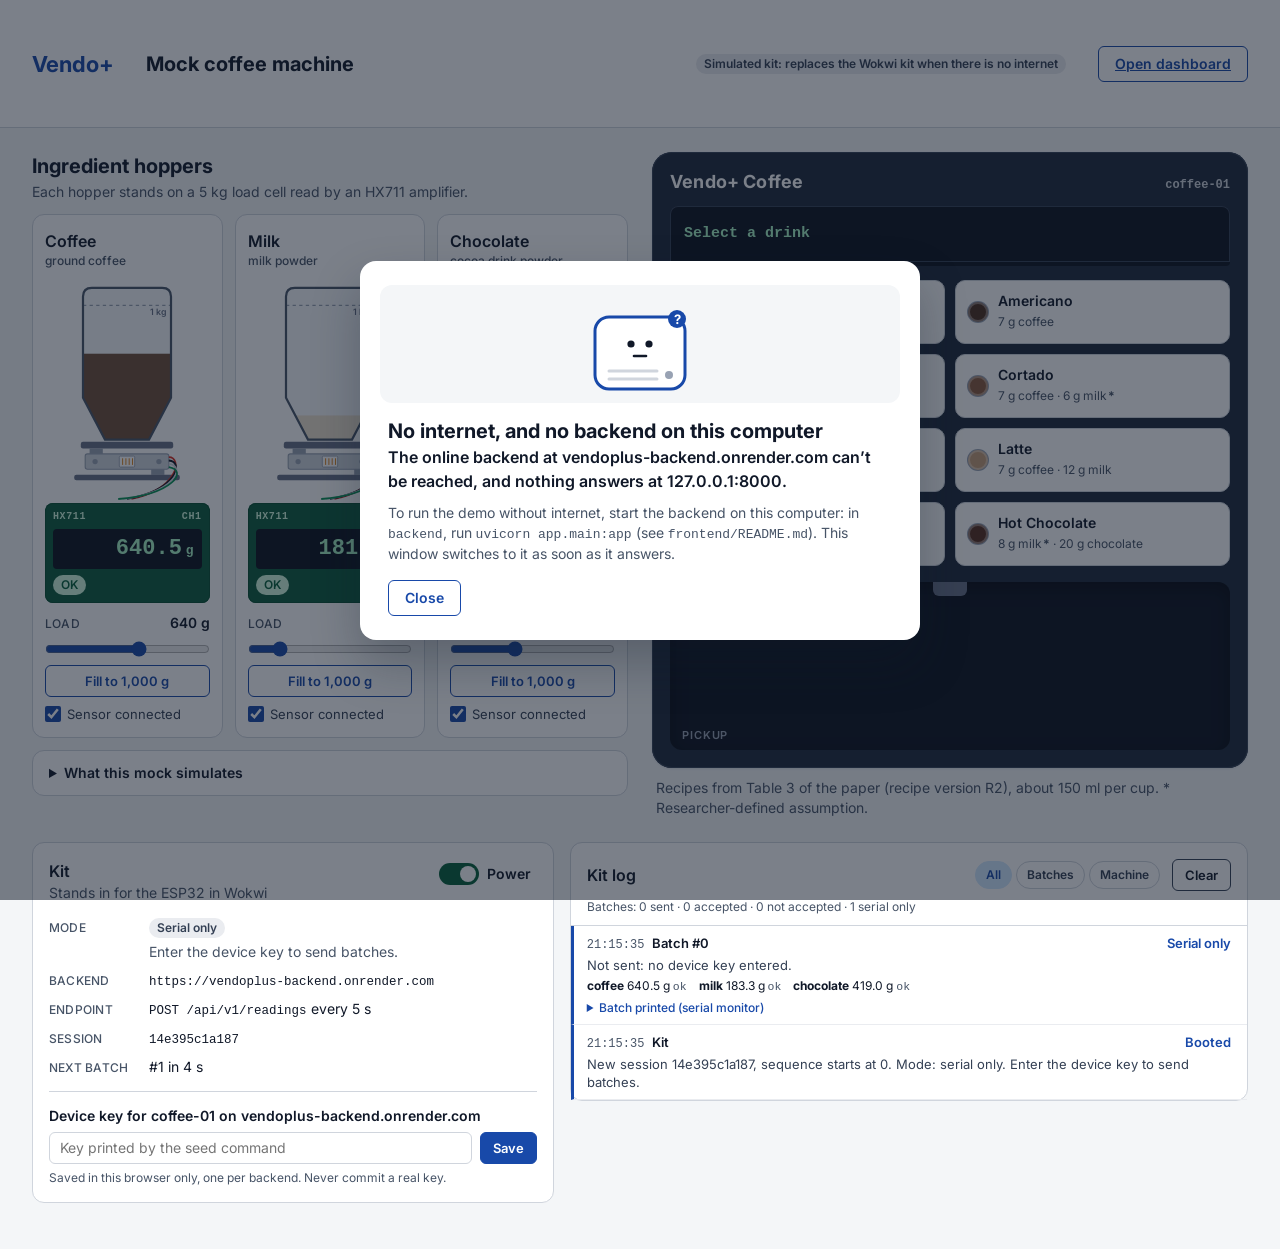
<file: frontend/machine.html>
<!doctype html>
<html lang="en">
  <head>
    <meta charset="utf-8" />
    <meta name="viewport" content="width=device-width, initial-scale=1" />
    <title>Vendo+ mock coffee machine</title>
    <link rel="preconnect" href="https://fonts.googleapis.com" />
    <link rel="preconnect" href="https://fonts.gstatic.com" crossorigin />
    <link
      rel="stylesheet"
      href="https://fonts.googleapis.com/css2?family=Inter:wght@400;500;600;700&display=swap"
    />
    <link rel="stylesheet" href="css/tokens.css" />
    <link rel="stylesheet" href="css/app.css" />
    <link rel="stylesheet" href="css/machine.css" />
    <link rel="stylesheet" href="css/startup.css" />
  </head>
  <body>
    <header class="app-header">
      <a class="brand" href="index.html">Vendo+</a>
      <h1 class="mm-title">Mock coffee machine</h1>
      <span class="pill pill--small pill--neutral data-note">Simulated kit: replaces the Wokwi kit when there is no internet</span>
      <a class="btn btn--outline" href="index.html" target="_blank" rel="noopener">Open dashboard</a>
    </header>

    <main class="mm" id="main">
      <section class="mm-hoppers" aria-labelledby="hoppers-title">
        <h2 class="mm-section-title" id="hoppers-title">Ingredient hoppers</h2>
        <p class="mm-section-sub">Each hopper stands on a 5 kg load cell read by an HX711 amplifier.</p>
        <div class="hoppers" id="hoppers"></div>

        <details class="card mm-assumptions">
          <summary>What this mock simulates</summary>
          <ul>
            <li>
              Everything here is simulated in this browser. No load cell is measured, and the ingredient use is the
              recipe amount, not measured consumption.
            </li>
            <li>
              Each drink takes the grams in Table 3 of the paper (recipe version R2, cups of about 150 ml) from the
              hoppers. Amounts marked * are researcher-defined assumptions.
            </li>
            <li>
              Each hopper holds up to 1,000 g in a 200 g empty container. The load control sets the true net load, like
              the HX711 load control in Wokwi.
            </li>
            <li>
              A reading is the median of five raw samples, each with 2 g of Gaussian noise, converted at 0.42 counts per
              gram, so values move in steps of about 2.38 g.
            </li>
            <li>
              The firmware's ranges apply: below &minus;10 g or above 1,050 g is rejected and sent as null, &minus;10 g to
              0 g is sent as 0 (<code>corrected_zero</code>), and above 1,000 g is flagged
              <code>over_capacity</code>.
            </li>
            <li>
              Every 5 seconds one batch for the three hoppers goes to <code>POST /api/v1/readings</code> with the device
              key. A batch that fails is not sent again; the next one carries the newest state.
            </li>
            <li>
              Reloading the page reboots the kit: a new session ID, sequence 0. The hoppers keep their contents in this
              browser. The starting loads on first use (640 g, 180 g, 420 g) are arbitrary demo values.
            </li>
          </ul>
        </details>
      </section>

      <section class="mm-machine" aria-labelledby="machine-title">
        <div class="machine">
          <div class="machine-top">
            <h2 class="machine-brand" id="machine-title">Vendo+ Coffee</h2>
            <span class="machine-id">coffee-01</span>
          </div>
          <div class="machine-screen" id="screen">Select a drink</div>
          <div class="machine-progress" aria-hidden="true"><span id="progress"></span></div>
          <div class="drinks" id="drinks" role="group" aria-label="Drinks"></div>
          <div class="bay" id="bay">
            <span class="bay-nozzle" aria-hidden="true"></span>
            <span class="bay-stream" id="stream" aria-hidden="true"></span>
            <button type="button" class="cup" id="cup" data-action="take" hidden>
              <svg viewBox="0 0 80 100" aria-hidden="true" focusable="false">
                <defs>
                  <clipPath id="cup-clip"><path d="M16 26 H64 L58 90 Q57.5 94 53.5 94 H26.5 Q22.5 94 22 90 Z" /></clipPath>
                </defs>
                <g class="cup-steam">
                  <path d="M30 20 q-4 -6 0 -10 t0 -10" />
                  <path d="M40 20 q-4 -6 0 -10 t0 -10" />
                  <path d="M50 20 q-4 -6 0 -10 t0 -10" />
                </g>
                <rect id="cup-liquid" x="0" y="94" width="80" height="0" clip-path="url(#cup-clip)" />
                <path class="cup-glass" d="M16 26 H64 L58 90 Q57.5 94 53.5 94 H26.5 Q22.5 94 22 90 Z" />
              </svg>
              <span class="cup-label" id="cup-label"></span>
            </button>
            <span class="bay-label">Pickup</span>
          </div>
        </div>
        <p class="mm-note">
          Recipes from Table 3 of the paper (recipe version R2), about 150 ml per cup.
          <span aria-hidden="true">*</span> Researcher-defined assumption.
        </p>
      </section>

      <section class="mm-side" aria-label="Kit and log">
        <div class="card kit">
          <div class="kit-head">
            <div>
              <h2 class="card-title">Kit</h2>
              <p class="kit-sub">Stands in for the ESP32 in Wokwi</p>
            </div>
            <button type="button" class="switch" id="power" role="switch" aria-checked="false" data-action="power">
              <span class="switch-track" aria-hidden="true"><span class="switch-thumb"></span></span>
              <span>Power</span>
            </button>
          </div>
          <dl class="kit-facts">
            <div>
              <dt>Mode</dt>
              <dd id="kit-mode"></dd>
            </div>
            <div>
              <dt>Backend</dt>
              <dd>
                <code id="kit-target"></code>
                <button type="button" class="linklike" id="kit-back" data-action="backend-online" hidden>
                  Go back to the online backend
                </button>
              </dd>
            </div>
            <div>
              <dt>Endpoint</dt>
              <dd><code>POST /api/v1/readings</code> every 5 s</dd>
            </div>
            <div>
              <dt>Session</dt>
              <dd><code id="kit-session">-</code></dd>
            </div>
            <div>
              <dt>Next batch</dt>
              <dd id="kit-next">-</dd>
            </div>
          </dl>
          <form class="kit-key" id="key-form" autocomplete="off">
            <label for="device-key" id="key-label">Device key for coffee-01</label>
            <div class="kit-key-row">
              <input
                type="password"
                id="device-key"
                spellcheck="false"
                autocomplete="off"
                placeholder="Key printed by the seed command"
              />
              <button type="submit" class="btn btn--primary btn--sm">Save</button>
              <button type="button" class="btn btn--sm" data-action="forget-key" id="forget-key" hidden>Forget</button>
            </div>
            <p class="kit-hint" id="key-hint"></p>
          </form>
        </div>

        <div class="card log">
          <div class="log-head">
            <h2 class="card-title">Kit log</h2>
            <div class="log-filters" role="group" aria-label="Show">
              <button type="button" class="chip" data-action="filter" data-filter="all" aria-pressed="true">All</button>
              <button type="button" class="chip" data-action="filter" data-filter="batch" aria-pressed="false">
                Batches
              </button>
              <button type="button" class="chip" data-action="filter" data-filter="event" aria-pressed="false">
                Machine
              </button>
            </div>
            <button type="button" class="btn btn--sm" data-action="clear-log">Clear</button>
          </div>
          <p class="log-counts" id="log-counts"></p>
          <ol class="log-list" id="log" data-filter="all"></ol>
        </div>
      </section>
    </main>

    <dialog class="drink-alert" id="drink-alert" role="alertdialog" aria-labelledby="alert-title" aria-describedby="alert-text">
      <form method="dialog">
        <span class="drink-alert-swatch" id="alert-swatch" aria-hidden="true"></span>
        <h2 id="alert-title"></h2>
        <p id="alert-text"></p>
        <button type="submit" class="btn btn--primary" autofocus>OK</button>
      </form>
    </dialog>

    <div class="visually-hidden" role="status" aria-live="polite" id="announce"></div>

    <script src="js/dom.js"></script>
    <script src="js/config.js"></script>
    <script src="js/machine/kit.js"></script>
    <script src="js/machine/page.js"></script>
    <script src="js/startup.js"></script>
    <script>
      Vendo.machine.start();
      Vendo.startup.start({ pageName: "mock machine" });
    </script>
  </body>
</html>
</file>
<file: frontend/css/tokens.css>
/*
 * Design tokens from the Figma file "Vendo+ Operator Dashboard":
 * the 18 variables in the "Vendo+ colors" collection and the "v2" text styles.
 * Change a value here, not in app.css, so the code keeps matching the design.
 */
:root {
  /* Vendo+ colors */
  --bg: #f4f6f8;
  --surface: #ffffff;
  --border: #d0d5dd;
  --text: #101828;
  --sub: #475467;
  --primary: #1849a9;
  --on-primary: #ffffff;
  --high-bg: #fee4e2;
  --high-fg: #b42318;
  --med-bg: #fef0c7;
  --med-fg: #93370d;
  --low-bg: #d1fadf;
  --low-fg: #05603a;
  --model-bg: #d1e9ff;
  --model-fg: #1849a9;
  --basic-bg: #eaecf0;
  --basic-fg: #344054;
  --info-bg: #eff8ff;

  /* v2 text styles: size / line height */
  --font: "Inter", system-ui, -apple-system, "Segoe UI", Roboto, sans-serif;
  --page-title: 700 30px/36px var(--font);
  --section: 700 20px/28px var(--font);
  --body: 400 16px/24px var(--font);
  --body-strong: 600 16px/24px var(--font);
  --small: 400 14px/20px var(--font);
  --small-strong: 600 14px/20px var(--font);
  --label: 500 12px/16px var(--font);
  --data-large: 700 24px/32px var(--font);
  --data: 400 16px/24px var(--font);
  --data-strong: 700 16px/24px var(--font);

  --radius-card: 12px;
  --radius-control: 8px;
  --page-gutter: 32px;
}
</file>
<file: frontend/css/app.css>
/* Layout and shared components. View-specific rules live in their own files. */
*,
*::before,
*::after {
  box-sizing: border-box;
}

html,
body {
  margin: 0;
  background: var(--bg);
  color: var(--text);
  font: var(--body);
  -webkit-font-smoothing: antialiased;
}

a {
  color: var(--primary);
}

:focus-visible {
  outline: 3px solid var(--primary);
  outline-offset: 2px;
}

.visually-hidden {
  position: absolute;
  width: 1px;
  height: 1px;
  overflow: hidden;
  clip: rect(0 0 0 0);
  white-space: nowrap;
}

/* Header */
.app-header {
  display: flex;
  align-items: center;
  gap: 32px;
  min-height: 128px;
  padding: 0 var(--page-gutter);
  background: var(--surface);
  border-bottom: 1px solid var(--border);
}

.brand {
  font: var(--section);
  font-size: 22px;
  color: var(--primary);
  text-decoration: none;
}

.app-nav {
  display: flex;
  gap: 8px;
}

.app-nav a {
  padding: 6px 14px;
  border-radius: var(--radius-control);
  font: 500 16px/24px var(--font);
  color: var(--basic-fg);
  text-decoration: none;
}

.app-nav a:hover {
  background: var(--bg);
}

.app-nav a[aria-current="page"] {
  background: var(--model-bg);
  color: var(--primary);
}

.app-header .data-note {
  margin-left: auto;
}

/* Page */
main {
  padding: 32px var(--page-gutter) 48px;
}

main:focus {
  outline: none; /* focused only so screen readers start at the new view */
}

.page-title {
  margin: 0;
  font: var(--page-title);
}

.page-sub {
  margin: 4px 0 0;
  font: var(--small);
  color: var(--sub);
}

.page-head {
  margin-bottom: 16px;
}

.card {
  background: var(--surface);
  border: 1px solid var(--border);
  border-radius: var(--radius-card);
}

.card-title {
  margin: 0;
  font: var(--body-strong);
}

.label-text {
  font: var(--label);
  color: var(--sub);
  text-transform: uppercase;
  letter-spacing: 0.02em;
}

/* Pills: urgency labels and states (word, icon, and color) */
.pill {
  display: inline-flex;
  align-items: center;
  gap: 6px;
  padding: 3px 10px;
  border-radius: 999px;
  font: var(--small-strong);
  white-space: nowrap;
}

.pill .icon {
  font-size: 11px;
  line-height: 1;
}

.pill--high { background: var(--high-bg); color: var(--high-fg); }
.pill--medium { background: var(--med-bg); color: var(--med-fg); }
.pill--low { background: var(--low-bg); color: var(--low-fg); }
.pill--neutral { background: var(--basic-bg); color: var(--basic-fg); }
.pill--info { background: var(--model-bg); color: var(--model-fg); }
.pill--warn { background: var(--med-bg); color: var(--med-fg); }

.pill--small {
  padding: 2px 8px;
  font: 600 12px/16px var(--font);
}

/* Tags: what the urgency is based on */
.tag {
  display: inline-block;
  padding: 2px 8px;
  border-radius: 4px;
  font: 600 12px/16px var(--font);
  white-space: nowrap;
}

.tag--model { background: var(--model-bg); color: var(--model-fg); }
.tag--basic { background: var(--basic-bg); color: var(--basic-fg); }

/* Buttons */
.btn {
  display: inline-flex;
  align-items: center;
  justify-content: center;
  min-height: 40px;
  padding: 0 18px;
  border: 1.5px solid var(--basic-fg);
  border-radius: 999px;
  background: var(--surface);
  color: var(--text);
  font: var(--small-strong);
  cursor: pointer;
}

.btn:hover {
  background: var(--bg);
}

.btn--primary,
.btn--outline {
  border-radius: 6px;
  min-height: 36px;
  padding: 0 16px;
}

.btn--primary {
  border-color: var(--primary);
  background: var(--primary);
  color: var(--on-primary);
}

.btn--primary:hover {
  background: #123a87;
}

.btn--outline {
  border-color: var(--primary);
  color: var(--primary);
}

.btn:disabled,
.btn[aria-disabled="true"] {
  cursor: not-allowed;
  opacity: 0.45;
}

.empty {
  margin: 0;
  padding: 24px;
  font: var(--small);
  color: var(--sub);
}

.action-error {
  display: flex;
  align-items: center;
  gap: 12px;
  margin-bottom: 16px;
  padding: 10px 16px;
  border-radius: var(--radius-control);
  background: var(--high-bg);
  color: var(--high-fg);
  font: var(--small);
}

.action-error .btn {
  margin-left: auto;
}

/* Connection line above the page: sample data, backend waking, or unreachable */
.conn {
  padding: 10px var(--page-gutter);
  font: var(--small);
}

.conn code {
  font: 500 13px/18px ui-monospace, SFMono-Regular, Menlo, Consolas, monospace;
}

.conn--info {
  background: var(--info-bg);
  color: var(--primary);
  border-bottom: 1px solid var(--model-bg);
}

.conn--error {
  background: var(--high-bg);
  color: var(--high-fg);
  border-bottom: 1px solid #fecdca;
}

.conn--error a {
  color: var(--high-fg);
  font-weight: 600;
}

.spinner {
  display: inline-block;
  margin-right: 8px;
  vertical-align: -2px;
  width: 14px;
  height: 14px;
  border: 2px solid var(--model-bg);
  border-top-color: var(--primary);
  border-radius: 50%;
  animation: spin 0.9s linear infinite;
}

@keyframes spin {
  to { transform: rotate(360deg); }
}

@media (prefers-reduced-motion: reduce) {
  .spinner {
    animation: none;
  }
}
</file>
<file: frontend/css/machine.css>
/* Mock coffee machine page (machine.html). Uses the dashboard's tokens and shared components. */

.mm-title {
  margin: 0;
  font: var(--section);
}

[hidden] {
  display: none !important;
}

.btn--sm {
  min-height: 32px;
  padding: 0 12px;
  border-radius: 6px;
  font: 600 13px/18px var(--font);
}

code,
.mono {
  font: 500 12.5px/18px ui-monospace, SFMono-Regular, Menlo, Consolas, monospace;
}

/* Three columns: hoppers, machine, kit and log */
.mm {
  display: grid;
  grid-template-columns: minmax(470px, 1.25fr) minmax(380px, 1fr) minmax(360px, 1fr);
  gap: 24px;
  align-items: start;
  padding: 24px var(--page-gutter) 48px;
}

@media (max-width: 1320px) {
  .mm {
    grid-template-columns: minmax(470px, 1fr) minmax(380px, 1fr);
  }
  .mm-side {
    grid-column: 1 / -1;
    grid-template-columns: minmax(0, 1fr) minmax(0, 1.3fr);
    align-items: start;
  }
}

@media (max-width: 900px) {
  .mm {
    grid-template-columns: 1fr;
  }
  .mm-side {
    grid-template-columns: 1fr;
  }
}

.mm-section-title {
  margin: 0;
  font: var(--section);
}

.mm-section-sub,
.mm-note {
  margin: 2px 0 12px;
  font: var(--small);
  color: var(--sub);
}

.mm-note {
  margin: 10px 4px 0;
}

/* ------------------------------------------------------------ hoppers */

.hoppers {
  display: grid;
  grid-template-columns: repeat(3, minmax(0, 1fr));
  gap: 12px;
}

.hopper {
  display: flex;
  flex-direction: column;
  gap: 10px;
  padding: 14px 12px 14px;
  background: var(--surface);
  border: 1px solid var(--border);
  border-radius: var(--radius-card);
}

.hopper-head {
  display: flex;
  flex-direction: column;
}

.hopper-name {
  margin: 0;
  font: var(--body-strong);
}

.hopper-ingredient {
  font: var(--label);
  color: var(--sub);
}

.hopper-art {
  display: block;
  width: 100%;
  max-width: 132px;
  margin: 0 auto -6px;
  overflow: visible;
}

.canister-glass {
  fill: #f8fafc;
}

.canister-edge {
  fill: none;
  stroke: #475467;
  stroke-width: 2;
}

.canister-fill {
  transition: y 0.25s ease, height 0.25s ease;
}

.hopper--coffee .canister-fill { fill: #6f4e37; }
.hopper--milk .canister-fill { fill: #efe4cf; }
.hopper--chocolate .canister-fill { fill: #4a2a1a; }

.canister-max {
  stroke: #98a2b3;
  stroke-width: 1;
  stroke-dasharray: 3 3;
}

.canister-max-label {
  font: 600 8px/1 var(--font);
  fill: #667085;
}

.lc-plate,
.lc-base {
  fill: #667085;
}

.lc-block {
  fill: #98a2b3;
}

.lc-bar {
  fill: #d0d5dd;
  stroke: #98a2b3;
  stroke-width: 1;
}

.lc-hole {
  fill: #98a2b3;
}

.lc-gauge {
  fill: #ffffff;
  stroke: #98a2b3;
  stroke-width: 0.8;
}

.lc-gauge-lines {
  stroke: #d97706;
  stroke-width: 0.8;
}

.wire {
  fill: none;
  stroke-width: 1.6;
}

.wire--red { stroke: #d92d20; }
.wire--black { stroke: #101828; }
.wire--white { stroke: #d0d5dd; }
.wire--green { stroke: #079455; }

/* HX711 board with its display */
.scale {
  display: grid;
  gap: 6px;
  padding: 8px;
  background: #0b5c3b;
  border-radius: 8px;
  box-shadow: inset 0 0 0 1px #064e30;
}

.scale-head {
  display: flex;
  justify-content: space-between;
  font: 700 10px/12px ui-monospace, SFMono-Regular, Menlo, Consolas, monospace;
  letter-spacing: 0.06em;
  color: #d1fadf;
}

.scale-display {
  display: flex;
  align-items: baseline;
  justify-content: flex-end;
  gap: 4px;
  padding: 6px 8px;
  background: #0c111d;
  border-radius: 4px;
  color: #a6f4c5;
  font-variant-numeric: tabular-nums;
}

.scale-value {
  font: 700 22px/28px ui-monospace, SFMono-Regular, Menlo, Consolas, monospace;
}

.scale-unit {
  font: 600 13px/18px ui-monospace, SFMono-Regular, Menlo, Consolas, monospace;
}

.scale-status {
  justify-self: start;
  max-width: 100%;
  overflow: hidden;
  text-overflow: ellipsis;
}

.hopper-controls {
  display: grid;
  gap: 8px;
}

.load-head {
  display: flex;
  align-items: baseline;
  justify-content: space-between;
  gap: 6px;
  white-space: nowrap;
}

.load-value {
  font: var(--small-strong);
  font-variant-numeric: tabular-nums;
}

.load {
  width: 100%;
  margin: 0;
  accent-color: var(--primary);
}

.check {
  display: flex;
  align-items: center;
  gap: 6px;
  white-space: nowrap;
  font: 400 13px/18px var(--font);
  color: var(--basic-fg);
}

.check input {
  width: 16px;
  height: 16px;
  margin: 0;
  accent-color: var(--primary);
}

.mm-assumptions {
  margin-top: 12px;
  padding: 12px 16px;
  font: var(--small);
  color: var(--basic-fg);
}

.mm-assumptions summary {
  font: var(--small-strong);
  color: var(--text);
  cursor: pointer;
}

.mm-assumptions ul {
  margin: 8px 0 0;
  padding-left: 18px;
}

.mm-assumptions li + li {
  margin-top: 4px;
}

/* ------------------------------------------------------------ machine */

.machine {
  padding: 18px;
  background: #1d2939;
  border-radius: 20px;
  box-shadow: inset 0 0 0 1px #344054, 0 1px 2px rgba(16, 24, 40, 0.08);
  color: #ffffff;
}

.machine-top {
  display: flex;
  align-items: baseline;
  justify-content: space-between;
  margin-bottom: 12px;
}

.machine-brand {
  margin: 0;
  font: 700 18px/24px var(--font);
  letter-spacing: 0.01em;
}

.machine-id {
  font: 600 12px/16px ui-monospace, SFMono-Regular, Menlo, Consolas, monospace;
  color: #d0d5dd;
}

.machine-screen {
  min-height: 56px;
  padding: 10px 14px;
  background: #0c111d;
  border-radius: 8px 8px 0 0;
  box-shadow: inset 0 0 0 1px #344054;
  color: #a6f4c5;
  font: 600 15px/18px ui-monospace, SFMono-Regular, Menlo, Consolas, monospace;
  display: flex;
  align-items: center;
}

.machine-progress {
  height: 4px;
  margin-bottom: 14px;
  background: #0c111d;
  border-radius: 0 0 8px 8px;
  overflow: hidden;
}

.machine-progress span {
  display: block;
  width: 0;
  height: 100%;
  background: #32d583;
}

.drinks {
  display: grid;
  grid-template-columns: repeat(2, minmax(0, 1fr));
  gap: 10px;
}

.drink {
  display: grid;
  grid-template-columns: 20px 1fr;
  column-gap: 10px;
  align-items: center;
  min-height: 64px;
  padding: 8px 12px;
  border: 1px solid #d0d5dd;
  border-radius: 10px;
  background: #ffffff;
  color: var(--text);
  text-align: left;
  cursor: pointer;
  font: inherit;
}

.drink:hover:not(:disabled) {
  background: var(--info-bg);
  border-color: var(--primary);
}

.drink:active:not(:disabled) {
  transform: translateY(1px);
}

.drink:disabled {
  cursor: not-allowed;
  opacity: 0.55;
}

.drink.is-making {
  opacity: 1;
  outline: 3px solid #32d583;
  outline-offset: 1px;
}

.drink[aria-disabled="true"] .drink-name {
  color: var(--sub);
}

.drink-swatch {
  grid-row: 1 / span 3;
  width: 20px;
  height: 20px;
  border-radius: 50%;
  background: var(--liquid);
  box-shadow: inset 0 0 0 2px rgba(255, 255, 255, 0.35), 0 0 0 1px #98a2b3;
}

.drink-name {
  font: var(--small-strong);
}

.drink-recipe {
  font: 400 12px/16px var(--font);
  color: var(--sub);
}

.star {
  margin-left: 1px;
  font-weight: 700;
}

.drink-short {
  font: 600 12px/16px var(--font);
  color: var(--high-fg);
}

.drink-short:empty {
  display: none;
}

/* Dispensing bay with the cup */
.bay {
  position: relative;
  height: 168px;
  margin-top: 16px;
  background: #0c111d;
  border-radius: 12px;
  box-shadow: inset 0 6px 16px rgba(0, 0, 0, 0.5);
}

.bay-nozzle {
  position: absolute;
  top: 0;
  left: 50%;
  width: 34px;
  height: 14px;
  transform: translateX(-50%);
  background: #667085;
  border-radius: 0 0 6px 6px;
}

.bay-stream {
  position: absolute;
  top: 14px;
  left: 50%;
  width: 5px;
  height: 0;
  transform: translateX(-50%);
  background: var(--liquid);
  border-radius: 3px;
  transition: height 0.2s ease;
}

.bay-stream.is-on {
  height: 64px;
}

.bay-label {
  position: absolute;
  bottom: 8px;
  left: 12px;
  font: 600 11px/14px var(--font);
  letter-spacing: 0.08em;
  text-transform: uppercase;
  color: #98a2b3;
}

.cup {
  position: absolute;
  bottom: 10px;
  left: 50%;
  display: flex;
  flex-direction: column;
  align-items: center;
  gap: 2px;
  padding: 0 8px 4px;
  transform: translateX(-50%);
  border: 0;
  border-radius: 10px;
  background: transparent;
  color: #ffffff;
  font: inherit;
}

.cup[hidden] {
  display: none;
}

.cup svg {
  width: 72px;
  height: 90px;
}

.cup-glass {
  fill: rgba(255, 255, 255, 0.08);
  stroke: #e4e7ec;
  stroke-width: 2.5;
}

.cup-steam {
  fill: none;
  stroke: #d0d5dd;
  stroke-width: 2;
  stroke-linecap: round;
  opacity: 0;
}

.cup.is-ready {
  cursor: pointer;
}

.cup.is-ready:hover {
  background: rgba(255, 255, 255, 0.08);
}

.cup.is-ready .cup-steam {
  opacity: 0.85;
  animation: steam 2s ease-in-out infinite;
}

.cup-label {
  font: 600 12px/16px var(--font);
  color: #ffffff;
}

.cup.is-ready .cup-label::after {
  content: " · tap to take";
  font-weight: 400;
  color: #d0d5dd;
}

@keyframes steam {
  0%, 100% { transform: translateY(0); opacity: 0.4; }
  50% { transform: translateY(-3px); opacity: 0.9; }
}

/* ------------------------------------------------------------ kit and log */

.mm-side {
  display: grid;
  gap: 16px;
}

.kit {
  padding: 16px;
}

.kit-head {
  display: flex;
  align-items: flex-start;
  justify-content: space-between;
  gap: 12px;
}

.kit-sub {
  margin: 0;
  font: var(--small);
  color: var(--sub);
}

.switch {
  display: inline-flex;
  align-items: center;
  gap: 8px;
  padding: 4px 6px;
  border: 0;
  border-radius: var(--radius-control);
  background: transparent;
  color: var(--text);
  font: var(--small-strong);
  cursor: pointer;
}

.switch-track {
  position: relative;
  width: 40px;
  height: 22px;
  border-radius: 999px;
  background: #98a2b3;
  transition: background 0.15s ease;
}

.switch-thumb {
  position: absolute;
  top: 3px;
  left: 3px;
  width: 16px;
  height: 16px;
  border-radius: 50%;
  background: #ffffff;
  transition: transform 0.15s ease;
}

.switch[aria-checked="true"] .switch-track {
  background: var(--low-fg);
}

.switch[aria-checked="true"] .switch-thumb {
  transform: translateX(18px);
}

.kit-facts {
  display: grid;
  gap: 8px;
  margin: 14px 0 0;
}

.kit-facts > div {
  display: grid;
  grid-template-columns: 92px 1fr;
  gap: 8px;
  align-items: baseline;
}

.kit-facts dt {
  font: var(--label);
  color: var(--sub);
  text-transform: uppercase;
  letter-spacing: 0.02em;
}

.kit-facts dd {
  margin: 0;
  font: var(--small);
  overflow-wrap: anywhere;
}

.kit-note {
  display: block;
  margin-top: 4px;
  color: var(--sub);
}

.kit-key {
  margin-top: 14px;
  padding-top: 14px;
  border-top: 1px solid var(--border);
}

.kit-key label {
  display: block;
  margin-bottom: 6px;
  font: var(--small-strong);
}

.kit-key-row {
  display: flex;
  gap: 8px;
}

.kit-key-row input {
  flex: 1;
  min-width: 0;
  min-height: 32px;
  padding: 0 10px;
  border: 1px solid var(--border);
  border-radius: 6px;
  font: var(--small);
  color: var(--text);
}

.kit-hint {
  margin: 6px 0 0;
  font: 400 12px/16px var(--font);
  color: var(--sub);
}

.log {
  display: flex;
  flex-direction: column;
  min-height: 0;
  padding: 16px 0 0;
}

.log-head {
  display: flex;
  align-items: center;
  gap: 12px;
  padding: 0 16px;
}

.log-filters {
  display: flex;
  gap: 4px;
  margin-left: auto;
}

.chip {
  min-height: 28px;
  padding: 0 10px;
  border: 1px solid var(--border);
  border-radius: 999px;
  background: var(--surface);
  color: var(--basic-fg);
  font: 600 12px/16px var(--font);
  cursor: pointer;
}

.chip[aria-pressed="true"] {
  border-color: var(--model-bg);
  background: var(--model-bg);
  color: var(--primary);
}

.log-counts {
  margin: 8px 0 0;
  padding: 0 16px 10px;
  border-bottom: 1px solid var(--border);
  font: 400 12px/16px var(--font);
  color: var(--sub);
}

.log-list {
  max-height: 560px;
  margin: 0;
  padding: 0;
  overflow-y: auto;
  list-style: none;
}

.log-list[data-filter="batch"] > [data-kind="event"],
.log-list[data-filter="event"] > [data-kind="batch"] {
  display: none;
}

.log-list:empty::before {
  content: "Nothing logged yet.";
  display: block;
  padding: 16px;
  font: var(--small);
  color: var(--sub);
}

.log-entry {
  padding: 8px 16px 8px 13px;
  border-left: 3px solid var(--border);
  border-bottom: 1px solid #eaecf0;
}

.log-entry.tone-ok { border-left-color: var(--low-fg); }
.log-entry.tone-warn { border-left-color: #dc6803; }
.log-entry.tone-error { border-left-color: var(--high-fg); }
.log-entry.tone-info { border-left-color: var(--primary); }
.log-entry.tone-pending { border-left-color: #98a2b3; }

.log-line {
  display: flex;
  align-items: baseline;
  gap: 8px;
  font: 600 13px/18px var(--font);
}

.log-line time {
  font: 500 12px/18px ui-monospace, SFMono-Regular, Menlo, Consolas, monospace;
  color: var(--sub);
}

.log-tag {
  color: var(--text);
}

.log-result {
  margin-left: auto;
  white-space: nowrap;
}

.tone-ok .log-result { color: var(--low-fg); }
.tone-warn .log-result { color: var(--med-fg); }
.tone-error .log-result { color: var(--high-fg); }
.tone-info .log-result { color: var(--primary); }
.tone-pending .log-result { color: var(--sub); }

.log-text {
  margin: 2px 0 0;
  font: 400 13px/18px var(--font);
  color: var(--basic-fg);
}

.log-text:empty {
  display: none;
}

.log-values {
  display: flex;
  flex-wrap: wrap;
  gap: 4px 12px;
  margin: 4px 0 0;
  padding: 0;
  list-style: none;
  font: 400 12px/16px var(--font);
  color: var(--text);
}

.log-values code {
  font-size: 11.5px;
  color: var(--sub);
}

.log-body {
  margin-top: 4px;
}

.log-body summary {
  font: 500 12px/16px var(--font);
  color: var(--primary);
  cursor: pointer;
}

.log-body pre {
  margin: 4px 0 0;
  padding: 8px;
  max-height: 220px;
  overflow: auto;
  background: var(--bg);
  border-radius: 6px;
  font: 400 11.5px/16px ui-monospace, SFMono-Regular, Menlo, Consolas, monospace;
}

/* ------------------------------------------------------------ drink alert */

.drink-alert {
  width: min(400px, calc(100vw - 32px));
  padding: 28px 28px 24px;
  border: 0;
  border-radius: 16px;
  box-shadow: 0 24px 48px rgba(16, 24, 40, 0.28);
  text-align: center;
  color: var(--text);
}

.drink-alert::backdrop {
  background: rgba(16, 24, 40, 0.5);
}

.drink-alert-swatch {
  display: block;
  width: 48px;
  height: 48px;
  margin: 0 auto 12px;
  border-radius: 50%;
  background: var(--liquid);
  box-shadow: inset 0 0 0 4px rgba(255, 255, 255, 0.35), 0 0 0 1px #98a2b3;
}

.drink-alert h2 {
  margin: 0;
  font: var(--section);
}

.drink-alert p {
  margin: 8px 0 20px;
  font: var(--small);
  color: var(--sub);
}

.drink-alert .btn {
  min-width: 120px;
}

@media (prefers-reduced-motion: reduce) {
  .canister-fill,
  .bay-stream,
  .switch-track,
  .switch-thumb {
    transition: none;
  }
  .cup.is-ready .cup-steam {
    animation: none;
  }
}
</file>
<file: frontend/css/startup.css>
/* Start-up check window (js/startup.js). */

.startup {
  width: min(560px, calc(100vw - 32px));
  max-height: calc(100vh - 48px);
  padding: 28px 28px 24px;
  overflow: auto;
  border: 0;
  border-radius: 16px;
  box-shadow: 0 24px 48px rgba(16, 24, 40, 0.28);
  color: var(--text);
  font-family: var(--font);
}

.startup::backdrop {
  background: rgba(16, 24, 40, 0.55);
}

.su-art-wrap {
  margin: -4px -8px 14px;
  padding: 10px 8px 4px;
  border-radius: 12px;
  background: var(--info-bg);
}

.startup--problem .su-art-wrap,
.startup--offline .su-art-wrap,
.startup--nobackend .su-art-wrap,
.startup--placeholder .su-art-wrap {
  background: var(--bg);
}

.startup--local .su-art-wrap {
  background: var(--low-bg);
}

.su-art {
  display: block;
  width: 100%;
  height: auto;
}

.su-art--single {
  width: 130px;
  margin: 0 auto;
}

/* The little servers */
.su-body {
  fill: #ffffff;
  stroke: #98a2b3;
  stroke-width: 2.5;
}

.su-server.is-active .su-body {
  stroke: var(--primary);
  stroke-width: 3;
}

.su-server--sleep .su-body {
  fill: #f2f4f7;
}

.su-ink {
  fill: var(--text);
}

.su-line {
  fill: none;
  stroke: var(--text);
  stroke-width: 2.6;
  stroke-linecap: round;
}

.su-thin {
  stroke-width: 2;
  stroke: var(--primary);
}

.su-slot {
  stroke: #d0d5dd;
  stroke-width: 3;
  stroke-linecap: round;
}

.su-led {
  fill: #98a2b3;
}

.su-server--wake .su-led {
  fill: #dc6803;
}

.su-server--awake .su-led {
  fill: #12b76a;
}

.su-server--warn .su-led {
  fill: var(--high-fg);
}

.su-zz text {
  font: 700 13px/1 var(--font);
  fill: #667085;
}

.su-ok {
  fill: #12b76a;
}

.su-tick {
  fill: none;
  stroke: #ffffff;
  stroke-width: 2.4;
  stroke-linecap: round;
  stroke-linejoin: round;
}

.su-warn {
  fill: #dc6803;
}

.su-q {
  fill: var(--primary);
}

.su-qmark {
  font: 700 13px/1 var(--font);
  fill: #ffffff;
}

.su-arrow {
  fill: none;
  stroke: #98a2b3;
  stroke-width: 2.5;
  stroke-linecap: round;
  stroke-linejoin: round;
}

.su-cap {
  font: 500 12.5px/1 var(--font);
  fill: var(--sub);
}

.su-cap.is-active {
  font-weight: 700;
  fill: var(--text);
}

/* Motion: sleeping z's float, the waking server shakes a little */
.su-zz {
  animation: su-float 2.4s ease-in-out infinite;
}

.su-server--wake.is-active .su-shake {
  animation: su-buzz 0.9s ease-in-out infinite;
}

.su-server--wake.is-active .su-led {
  animation: su-blink 1s steps(2, start) infinite;
}

@keyframes su-float {
  0%, 100% { transform: translateY(0); opacity: 0.55; }
  50% { transform: translateY(-4px); opacity: 1; }
}

@keyframes su-buzz {
  0%, 100% { transform: translateX(0); }
  25% { transform: translateX(-1.5px); }
  75% { transform: translateX(1.5px); }
}

@keyframes su-blink {
  to { visibility: hidden; }
}

/* Text */
.su-title {
  margin: 0;
  font: var(--section);
}

.su-lead {
  margin: 4px 0 10px;
  font: var(--body-strong);
  color: var(--text);
}

.startup p {
  margin: 0 0 10px;
  font: var(--small);
  color: var(--sub);
}

.startup p.su-lead {
  font: var(--body-strong);
  color: var(--text);
}

.startup code {
  font: 500 13px/18px ui-monospace, SFMono-Regular, Menlo, Consolas, monospace;
}

.su-note {
  margin: 0 0 12px;
  padding: 10px 12px;
  border-left: 4px solid #dc6803;
  border-radius: 6px;
  background: var(--med-bg);
  font: var(--small);
  color: var(--med-fg);
}

.su-list {
  margin: 0 0 10px;
  padding-left: 18px;
  font: var(--small);
}

.su-list li + li {
  margin-top: 4px;
}

/* Progress */
.su-progress {
  position: relative;
  height: 6px;
  margin: 4px 0 6px;
  overflow: hidden;
  border-radius: 99px;
  background: var(--basic-bg);
}

.su-progress span {
  display: block;
  width: 0;
  height: 100%;
  border-radius: 99px;
  background: var(--primary);
  transition: width 0.9s linear;
}

.su-progress.is-indeterminate span {
  width: 35% !important;
  animation: su-slide 1.4s ease-in-out infinite;
}

@keyframes su-slide {
  from { transform: translateX(-100%); }
  to { transform: translateX(290%); }
}

.su-time {
  font: var(--label) !important;
  color: var(--sub);
  font-variant-numeric: tabular-nums;
}

/* Steps */
.su-steps {
  display: grid;
  gap: 8px;
  margin: 12px 0 4px;
  padding: 12px 14px;
  list-style: none;
  border: 1px solid var(--border);
  border-radius: 10px;
}

.su-step {
  display: flex;
  align-items: center;
  gap: 10px;
  font: var(--small);
  color: var(--sub);
}

.su-step--done,
.su-step--now,
.su-step--fail {
  color: var(--text);
}

.su-dot {
  display: inline-flex;
  flex: 0 0 auto;
  align-items: center;
  justify-content: center;
  width: 20px;
  height: 20px;
  border: 2px solid var(--border);
  border-radius: 50%;
  font: 700 12px/1 var(--font);
}

.su-step--done .su-dot {
  border-color: var(--low-fg);
  background: var(--low-fg);
  color: #ffffff;
}

.su-step--now .su-dot {
  border-color: var(--primary);
  border-right-color: transparent;
  animation: su-spin 0.9s linear infinite;
}

.su-step--fail .su-dot {
  border-color: var(--high-fg);
  background: var(--high-fg);
  color: #ffffff;
}

@keyframes su-spin {
  to { transform: rotate(360deg); }
}

.su-local {
  margin: 14px 0 0;
  padding: 12px 14px;
  border: 1px dashed var(--primary);
  border-radius: 10px;
  background: var(--info-bg);
}

.startup .su-local p {
  margin: 0 0 10px;
  color: var(--text);
}

.su-code {
  margin: 0 0 10px;
  padding: 10px 12px;
  border-radius: 8px;
  background: #0c111d;
  color: #d1fadf;
  font: 500 13px/20px ui-monospace, SFMono-Regular, Menlo, Consolas, monospace;
  white-space: pre;
  overflow-x: auto;
}

/* "Go back to the online backend" in the connection line and the Kit card */
.linklike {
  padding: 0;
  border: 0;
  background: none;
  color: var(--primary);
  font: inherit;
  font-weight: 600;
  text-decoration: underline;
  cursor: pointer;
}

.su-actions {
  display: flex;
  flex-wrap: wrap;
  gap: 10px;
  margin-top: 16px;
}

.su-actions .btn {
  text-decoration: none;
}

@media (prefers-reduced-motion: reduce) {
  .su-zz,
  .su-server--wake.is-active .su-shake,
  .su-server--wake.is-active .su-led,
  .su-step--now .su-dot,
  .su-progress.is-indeterminate span {
    animation: none;
  }
  .su-progress span {
    transition: none;
  }
}
</file>
